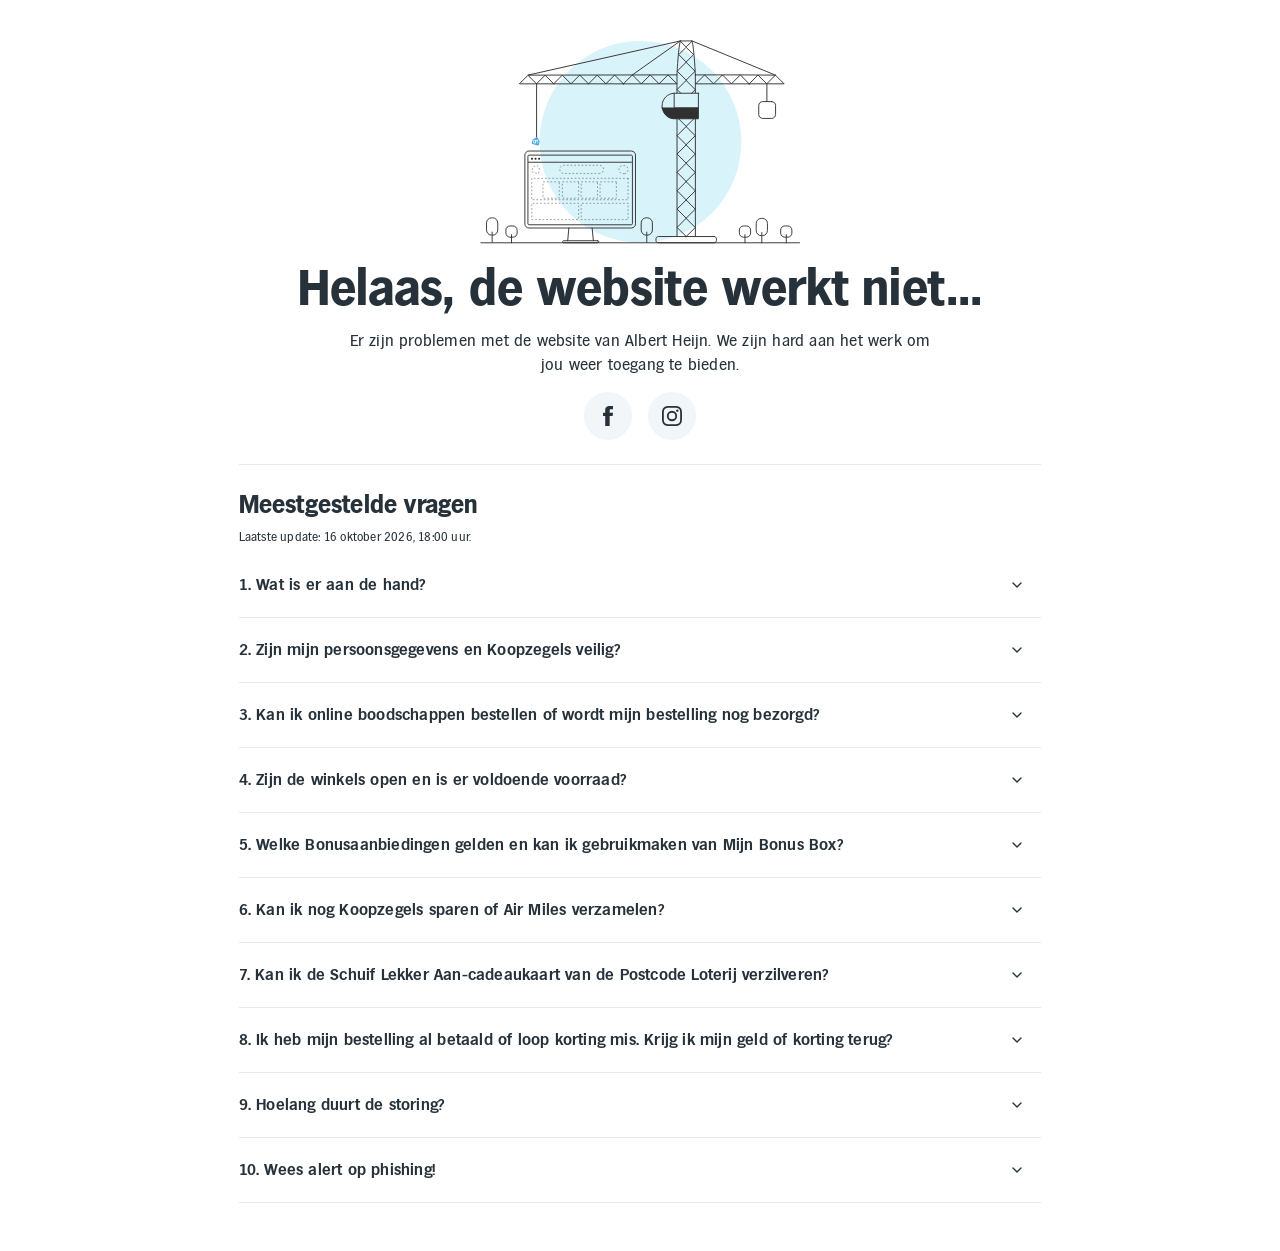
<file: Storing - Albert Heijn.html>
﻿<!DOCTYPE html><html lang="nl"><head>
<link rel="icon" data-savepage-href="https://www.ah.nl/favicon.ico" href="[data-uri]">
    <meta charset="UTF-8">
    <meta name="robots" content="noindex">
    <meta name="viewport" content="width=device-width, initial-scale=1.0">
    <meta name="color-scheme" content="light">
    <meta name="description" content="AH.nl is momenteel niet beschikbaar. Probeer het later nog eens.">
    <title>Storing - Albert Heijn</title>
    <style>
        @font-face {
            font-family: 'Hamburg Serial';
            src: /*savepage-url=https://static.ah.nl/ah-static/fonts/hamburg-ah-regular.woff2*/ url([data-uri]) format('woff2'),
                 /*savepage-url=https://static.ah.nl/ah-static/fonts/hamburg-ah-regular.woff*/ url([data-uri]) format('woff');
            font-weight: 400;
            font-style: normal;
            /*savepage-font-display=swap*/
        }

        @font-face {
            font-family: 'Hamburg Serial';
            src: /*savepage-url=https://static.ah.nl/ah-static/fonts/hamburg-ah-demibold.woff2*/ url([data-uri]) format('woff2'),
                 /*savepage-url=https://static.ah.nl/ah-static/fonts/hamburg-ah-demibold.woff*/ url([data-uri]) format('woff');
            font-weight: 700;
            font-style: normal;
            /*savepage-font-display=swap*/
        }

        @font-face {
            font-family: 'Hamburg Serial';
            src: /*savepage-url=https://static.ah.nl/ah-static/fonts/hamburg-ah-bold.woff2*/ url([data-uri]) format('woff2'),
                 /*savepage-url=https://static.ah.nl/ah-static/fonts/hamburg-ah-bold.woff*/ url([data-uri]) format('woff');
            font-weight: 800;
            font-style: normal;
            /*savepage-font-display=swap*/
        }

        :root {
            color-scheme: light;
            /* Pantry semantic colors, light theme. */
            --foreground-primary: #26313a;
            --foreground-tertiary: #e6e9ed;
            --background-primary: #ffffff;
            --background-secondary: #f3f6f8;
            --background-secondary-hover: #e6e9ed;
            --focus-inner: #ffffff;
            --focus-outer: #000000;
            /* Pantry spacing scale and responsive grid. */
            --space-1: 0.25rem;
            --space-2: 0.5rem;
            --space-3: 0.75rem;
            --space-4: 1rem;
            --space-5: 1.25rem;
            --space-6: 1.5rem;
            --space-8: 2rem;
            --space-10: 2.5rem;
            --space-12: 3rem;
            --space-16: 4rem;
            --page-margin: var(--space-4);
            --grid-gutter: var(--space-4);
            --grid-max: 80.25rem;
        }

        *,
        *::before,
        *::after {
            box-sizing: border-box;
        }

        html {
            -webkit-text-size-adjust: 100%;
            text-size-adjust: 100%;
        }

        body {
            margin: 0;
            background: var(--background-primary);
            color: var(--foreground-primary);
            -webkit-text-fill-color: var(--foreground-primary);
            font-family: 'Hamburg Serial', Arial, Helvetica, sans-serif;
            font-size: 1rem;
            font-weight: 400;
            line-height: 1.5rem;
            letter-spacing: 0.2px;
        }

        a,
        a:visited,
        a[x-apple-data-detectors],
        summary {
            color: var(--foreground-primary);
            -webkit-text-fill-color: var(--foreground-primary);
        }

        a {
            text-underline-offset: 0.2em;
        }

        p,
        h1,
        h2,
        h3 {
            margin: 0;
            overflow-wrap: break-word;
        }

        .page {
            width: calc(100% - var(--page-margin) - var(--page-margin));
            max-width: var(--grid-max);
            margin-inline: auto;
            padding-block: var(--space-6) var(--space-8);
        }

        .content {
            width: 100%;
            margin-inline: auto;
        }

        .hero {
            display: flex;
            flex-direction: column;
            align-items: center;
            gap: var(--space-4);
            text-align: center;
        }

        .illustration {
            display: block;
            width: 15rem;
            max-width: 100%;
            height: auto;
        }

        .hero-copy {
            display: grid;
            gap: var(--space-3);
            width: 100%;
        }

        .page-title,
        .description {
            width: 100%;
            max-width: none;
        }

        .page-title {
            font-size: 2rem;
            line-height: 2.5rem;
            font-weight: 800;
            letter-spacing: 0.1px;
        }

        .description {
            font-size: 1rem;
            line-height: 1.5rem;
            font-weight: 400;
        }

        .socials {
            display: flex;
            justify-content: center;
            gap: var(--space-4);
            padding: 0;
            margin: 0;
            list-style: none;
        }

        .socials a {
            display: flex;
            align-items: center;
            justify-content: center;
            width: var(--space-12);
            height: var(--space-12);
            border-radius: 50%;
            background: var(--background-secondary);
            text-decoration: none;
        }

        .socials svg {
            display: block;
            width: var(--space-6);
            height: var(--space-6);
            fill: currentColor;
        }

        .divider {
            width: 100%;
            height: 1px;
            padding: 0;
            border: 0;
            margin: var(--space-6) 0;
            background: var(--foreground-tertiary);
        }

        .faq {
            width: 100%;
        }

        .faq-header {
            display: grid;
            gap: var(--space-2);
            margin-bottom: var(--space-2);
        }

        .section-title {
            font-size: 1.25rem;
            line-height: 1.75rem;
            font-weight: 800;
            letter-spacing: 0.2px;
        }

        .updated-at {
            font-size: 0.75rem;
            line-height: 1rem;
            font-weight: 400;
            letter-spacing: 0.2px;
        }

        .faq-item {
            border-bottom: 1px solid var(--foreground-tertiary);
        }

        .faq-trigger {
            display: block;
            min-height: var(--space-16);
            padding: var(--space-5) var(--space-4) var(--space-5) 0;
            cursor: pointer;
            list-style: none;
            -webkit-appearance: none;
            appearance: none;
        }

        .faq-trigger::-webkit-details-marker {
            display: none;
        }

        .faq-trigger::marker {
            content: '';
        }

        .faq-question {
            display: flex;
            align-items: center;
            justify-content: space-between;
            gap: var(--space-4);
            font-size: 1rem;
            line-height: 1.5rem;
            font-weight: 700;
            letter-spacing: 0.2px;
        }

        .faq-question > span {
            min-width: 0;
        }

        .faq-icon {
            flex: 0 0 1rem;
            width: 1rem;
            height: 1rem;
            transition: transform 160ms ease-out;
        }

        .faq-item[open] .faq-icon {
            transform: rotate(180deg);
        }

        .faq-answer {
            padding: 0 0 var(--space-4);
        }

        .faq-answer p + p {
            margin-top: var(--space-2);
        }

        .faq-link {
            font: inherit;
            text-decoration: underline;
            text-decoration-thickness: 1px;
        }

        .socials a:focus-visible,
        .faq-link:focus-visible,
        .faq-trigger:focus-visible {
            outline: 2px solid var(--focus-outer);
            outline-offset: 2px;
            box-shadow: 0 0 0 2px var(--focus-inner);
        }

        @media (hover: hover) {
            .socials a:hover {
                background: var(--background-secondary-hover);
            }

            .faq-trigger:hover {
                background: var(--background-secondary);
            }

            .faq-link:hover {
                text-decoration-thickness: 2px;
            }
        }

        /* Pantry M: 700-999px, 12 columns, 32px margins, 24px gutters. */
        @media (min-width: 700px) {
            :root {
                --page-margin: var(--space-8);
                --grid-gutter: var(--space-6);
            }

            .page {
                padding-block: var(--space-8) var(--space-12);
            }

            .illustration {
                width: 17.5rem;
            }

            .page-title {
                font-size: 2.5rem;
                line-height: 3rem;
            }

            .section-title {
                font-size: 1.5rem;
                line-height: 2rem;
            }

        }

        /* Pantry L/XL: an eight-column content region within the 12-column grid. */
        @media (min-width: 1000px) {
            .content {
                width: calc((100% - var(--grid-gutter) * 11) / 12 * 8 + var(--grid-gutter) * 7);
            }

            .description {
                width: 75%;
                margin-inline: auto;
            }

            .page {
                padding-top: var(--space-10);
            }

            .illustration {
                width: 20rem;
            }

            .page-title {
                font-size: 3rem;
                line-height: 3.5rem;
            }
        }

        @media (prefers-reduced-motion: reduce) {
            .faq-icon {
                transition: none;
            }
        }
    </style>
<script data-savepage-type="" type="text/plain"></script><script data-savepage-type="text/javascript" type="text/plain" data-savepage-src="https://www.ah.nl/akam/13/750ea735" defer=""></script>
<style id="savepage-cssvariables">
  :root {
  }
</style>
<script id="savepage-shadowloader" type="text/javascript">
  "use strict";
  window.addEventListener("DOMContentLoaded",
  function(event) {
    savepage_ShadowLoader(5);
  },false);
  function savepage_ShadowLoader(c){createShadowDOMs(0,document.documentElement);function createShadowDOMs(a,b){var i;if(b.localName=="iframe"||b.localName=="frame"){if(a<c){try{if(b.contentDocument.documentElement!=null){createShadowDOMs(a+1,b.contentDocument.documentElement)}}catch(e){}}}else{if(b.children.length>=1&&b.children[0].localName=="template"&&b.children[0].hasAttribute("data-savepage-shadowroot")){b.attachShadow({mode:"open"}).appendChild(b.children[0].content);b.removeChild(b.children[0]);for(i=0;i<b.shadowRoot.children.length;i++)if(b.shadowRoot.children[i]!=null)createShadowDOMs(a,b.shadowRoot.children[i])}for(i=0;i<b.children.length;i++)if(b.children[i]!=null)createShadowDOMs(a,b.children[i])}}}
</script>
<meta name="savepage-url" content="https://www.ah.nl/">
<meta name="savepage-title" content="Storing - Albert Heijn">
<meta name="savepage-pubdate" content="Unknown">
<meta name="savepage-from" content="https://www.ah.nl/">
<meta name="savepage-date" content="Sun Oct 18 2026 11:41:44 GMT+0200 (Central European Summer Time)">
<meta name="savepage-state" content="Standard Items; Retain cross-origin frames; Merge CSS images; Remove unsaved URLs; Load lazy images in existing content; Max frame depth = 5; Max resource size = 50MB; Max resource time = 10s;">
<meta name="savepage-version" content="28.11">
<meta name="savepage-comments" content="">
  </head>
<body>
    <main class="page">
        <div class="content">
            <header class="hero">
                <svg class="illustration" width="344" height="219" aria-hidden="true" focusable="false" fill="none" xmlns="http://www.w3.org/2000/svg" viewBox="0 0 344 219">
            <circle cx="172.5" cy="109.5" r="108.5" fill="#D9F3FB"></circle>
            <path d="M1 218h342.487" stroke="#303030" stroke-linecap="round" stroke-linejoin="round"></path>
            <path d="M302.937 218v-10.96" stroke="#303030" stroke-miterlimit="10" stroke-linecap="round"></path>
            <path d="M303.485 191.697h-1.096c-3.026 0-5.48 2.453-5.48 5.48v7.671c0 3.027 2.454 5.48 5.48 5.48h1.096c3.026 0 5.48-2.453 5.48-5.48v-7.671c0-3.027-2.454-5.48-5.48-5.48Z" stroke="#303030" stroke-miterlimit="10"></path>
            <path d="M179.289 217.452v-10.96" stroke="#303030" stroke-miterlimit="10" stroke-linecap="round"></path>
            <path d="M179.836 191.149h-1.095c-3.027 0-5.48 2.453-5.48 5.48v7.671c0 3.027 2.453 5.48 5.48 5.48h1.095c3.027 0 5.48-2.453 5.48-5.48v-7.671c0-3.027-2.453-5.48-5.48-5.48Z" stroke="#303030" stroke-miterlimit="10"></path>
            <path d="M13.0566 217.452v-10.96" stroke="#303030" stroke-miterlimit="10" stroke-linecap="round"></path>
            <path d="M13.6041 191.149h-1.096c-3.0264 0-5.4798 2.453-5.4798 5.48v7.671c0 3.027 2.4534 5.48 5.4798 5.48h1.096c3.0264 0 5.4798-2.453 5.4798-5.48v-7.671c0-3.027-2.4534-5.48-5.4798-5.48Z" stroke="#303030" stroke-miterlimit="10"></path>
            <path d="M33.8789 218v-8.768" stroke="#303030" stroke-miterlimit="10" stroke-linecap="round"></path>
            <path d="M35.5004 199.917h-3.2441c-2.4332 0-4.4057 1.972-4.4057 4.405v3.244c0 2.434 1.9725 4.406 4.4057 4.406h3.2441c2.4332 0 4.4057-1.972 4.4057-4.406v-3.244c0-2.433-1.9725-4.405-4.4057-4.405Z" stroke="#303030" stroke-miterlimit="10"></path>
            <path d="M284.854 218v-8.768" stroke="#303030" stroke-miterlimit="10" stroke-linecap="round"></path>
            <path d="M286.475 199.917h-3.244c-2.433 0-4.406 1.972-4.406 4.405v3.244c0 2.434 1.973 4.406 4.406 4.406h3.244c2.433 0 4.406-1.972 4.406-4.406v-3.244c0-2.433-1.973-4.405-4.406-4.405Z" stroke="#303030" stroke-miterlimit="10"></path>
            <path d="M329.24 218v-8.768" stroke="#303030" stroke-miterlimit="10" stroke-linecap="round"></path>
            <path d="M330.862 199.917h-3.244c-2.434 0-4.406 1.972-4.406 4.405v3.244c0 2.434 1.972 4.406 4.406 4.406h3.244c2.433 0 4.405-1.972 4.405-4.406v-3.244c0-2.433-1.972-4.405-4.405-4.405ZM162.758 119.364H52.6143c-2.4211 0-4.3838 1.962-4.3838 4.383v73.978c0 2.421 1.9627 4.384 4.3838 4.384H162.758c2.421 0 4.384-1.963 4.384-4.384v-73.978c0-2.421-1.963-4.383-4.384-4.383Z" stroke="#303030" stroke-miterlimit="10"></path>
            <path d="M162.72 123.747H52.6529c-.6265 0-1.1343.508-1.1343 1.135v72.624c0 .626.5078 1.134 1.1343 1.134H162.72c.627 0 1.134-.508 1.134-1.134v-72.624c0-.627-.507-1.135-1.134-1.135Z" stroke="#303030" stroke-miterlimit="10"></path>
            <path d="m95.5375 202.109-1.2768 13.699M120.563 202.109l1.277 13.699M126.591 215.808H89.8762c-.6052 0-1.0959.491-1.0959 1.096 0 .605.4907 1.096 1.0959 1.096h36.7148c.605 0 1.096-.491 1.096-1.096 0-.605-.491-1.096-1.096-1.096Z" stroke="#303030" stroke-linecap="round" stroke-linejoin="round"></path>
            <path d="M55.9026 128.679c.6053 0 1.096-.49 1.096-1.096 0-.605-.4907-1.096-1.096-1.096-.6053 0-1.096.491-1.096 1.096 0 .606.4907 1.096 1.096 1.096ZM59.7385 128.679c.6053 0 1.096-.49 1.096-1.096 0-.605-.4907-1.096-1.096-1.096-.6052 0-1.0959.491-1.0959 1.096 0 .606.4907 1.096 1.0959 1.096ZM63.5735 128.679c.6053 0 1.096-.49 1.096-1.096 0-.605-.4907-1.096-1.096-1.096-.6053 0-1.096.491-1.096 1.096 0 .606.4907 1.096 1.096 1.096Z" fill="#303030"></path>
            <path d="M51.5186 131.419H163.306" stroke="#303030" stroke-miterlimit="10"></path>
            <path d="M128.509 143.475H90.1504a4.3835 4.3835 0 0 1-4.3838-4.384 4.3835 4.3835 0 0 1 4.3838-4.384h38.3586a4.384 4.384 0 1 1 0 8.768Z" stroke="#303030" stroke-width=".5" stroke-linecap="round" stroke-linejoin="round" stroke-dasharray="0.99 2.97"></path>
            <path d="M154.813 143.749h-1.096a4.384 4.384 0 1 1 0-8.768h1.096a4.384 4.384 0 1 1 0 8.768Z" stroke="#303030" stroke-width=".5" stroke-linecap="round" stroke-linejoin="round" stroke-dasharray="0.97 2.9"></path>
            <path d="M159.196 148.681H55.6279v23.015H159.196v-23.015ZM106.042 175.532H55.6279v17.535h50.4141v-17.535Z" stroke="#303030" stroke-width=".5" stroke-linecap="round" stroke-linejoin="round" stroke-dasharray="1 3"></path>
            <path d="M85.2189 152.516H67.6836v17.536h17.5353v-17.536ZM106.042 152.516H88.5068v17.536h17.5352v-17.536ZM126.318 152.516h-17.536v17.536h17.536v-17.536ZM146.593 152.516h-17.535v17.536h17.535v-17.536ZM159.196 175.532h-50.414v17.535h50.414v-17.535Z" stroke="#303030" stroke-width=".5" stroke-linecap="round" stroke-linejoin="round" stroke-dasharray="1 3"></path>
            <path d="m64.017 138.899-2.0768-3.88a.8093.8093 0 0 0-.4789-.393.8084.8084 0 0 0-.6171.059l-3.803 2.126a.9074.9074 0 0 0-.4055.51l-1.0193 3.551a.8118.8118 0 0 0 .0698.611.8123.8123 0 0 0 .4782.386l5.9894 1.71a.7854.7854 0 0 0 .6028-.069.787.787 0 0 0 .2345-.202.7791.7791 0 0 0 .1382-.277l.9918-3.485a.9036.9036 0 0 0-.0712-.652l-.0329.005Z" stroke="#303030" stroke-width=".5" stroke-linecap="round" stroke-linejoin="bevel" stroke-dasharray="0.96 2.89"></path>
            <path d="M251.673 211.26h-60.015c-1.371 0-2.482 1.111-2.482 2.482v1.776c0 1.371 1.111 2.482 2.482 2.482h60.015c1.371 0 2.482-1.111 2.482-2.482v-1.776c0-1.371-1.111-2.482-2.482-2.482ZM154.188 47.1234l9.589-9.5841 9.584 9.5841 9.606-9.606 9.519 9.606 9.611-9.6115 9.623 9.6225-57.532-.011ZM154.187 47.1234l-9.442-9.4416-9.398 9.3978-9.321-9.3211-9.354 9.3485 37.515.0164ZM116.646 47.1344l-9.442-9.4471-9.4035 9.4033-9.3156-9.3211-9.354 9.3485 37.5151.0164Z" stroke="#303030" stroke-linecap="round" stroke-linejoin="round"></path>
            <path d="m79.2948 47.1344-9.2938-9.2992-9.2608 9.2554-9.1787-9.1787-9.206 9.2061 36.9393.0164Z" stroke="#303030" stroke-linecap="round" stroke-linejoin="round"></path>
            <path d="M195.878 73.0648c.959 6.5757 6.356 11.6116 12.861 11.6116h26.029V73.0648h-38.89Z" fill="#303030" stroke="#303030" stroke-linecap="round" stroke-linejoin="round"></path>
            <path d="M195.877 73.0648a14.0542 14.0542 0 0 1-.153-2.1098c0-7.573 5.825-13.6995 13.014-13.6995" stroke="#303030" stroke-linecap="round" stroke-linejoin="round"></path>
            <path d="M234.767 57.239h-26.029v15.8257h26.029V57.239ZM231.534 211.019V84.6764M211.796 211.019V84.6764M221.622 211.26l-9.776-9.776 9.737-9.738 9.853 9.853-9.814 9.661ZM221.622 191.527l-9.776-9.776 9.737-9.738 9.853 9.853-9.814 9.661ZM221.622 171.794l-9.776-9.781 9.737-9.738 9.853 9.858-9.814 9.661ZM221.622 152.062l-9.776-9.782 9.737-9.737 9.853 9.858-9.814 9.661ZM221.622 132.323l-9.776-9.776 9.737-9.737 9.853 9.852-9.814 9.661ZM221.622 112.591l-9.776-9.776 9.737-9.7379 9.853 9.8529-9.814 9.661Z" stroke="#303030" stroke-linecap="round" stroke-linejoin="round"></path>
            <path d="m227.491 57.2392 3.945-3.8852-9.699-9.6993-.154-.1534-.115.1041-9.622 9.628 4 4.0058M221.622 92.8578l-9.776-9.7815 9.737-9.7321 9.853 9.8527-9.814 9.6609ZM221.627 43.1123l-9.611-9.6115 9.567-9.5678 9.683 9.6828-9.639 9.4965ZM221.627 23.6261l-7.93-7.9293 7.897-7.8909 7.989 7.9896-7.956 7.8306ZM227.979 1.2631l-6.351 6.2415-6.308-6.3127M231.507 37.5065v19.1409M211.769 56.6474V37.5065M289.412 47.1234l-9.584-9.5841-9.59 9.5841-9.6-9.606-9.524 9.606-9.612-9.6115-9.622 9.6225 57.532-.011Z" stroke="#303030" stroke-linecap="round" stroke-linejoin="round"></path>
            <path d="m317.579 37.7585-37.751-.2466H231.59" stroke="#303030" stroke-linecap="round" stroke-linejoin="round"></path>
            <path d="m289.411 47.1234 9.442-9.4416 9.403 9.3978 9.321-9.3211 9.349 9.3485-37.515.0164ZM231.507 37.5064S230.317 9.7677 227.912 1h-12.543c-2.412 8.7403-3.601 36.5064-3.601 36.5064l-67.023.1151-93.3319.1589L215.369 1" stroke="#303030" stroke-linecap="round" stroke-linejoin="round"></path>
            <path d="M308.416 47.5782v18.0833M313.556 66.2096h-9.732c-2.306 0-4.176 1.8695-4.176 4.1756v9.7322c0 2.3061 1.87 4.1756 4.176 4.1756h9.732c2.306 0 4.176-1.8695 4.176-4.1756v-9.7322c0-2.3061-1.87-4.1756-4.176-4.1756Z" stroke="#303030" stroke-miterlimit="10" stroke-linecap="round"></path>
            <path d="M317.578 37.7585 227.912 1M215.37 1l-51.593 36.5393" stroke="#303030" stroke-linecap="round" stroke-linejoin="round"></path>
            <path d="M60.8223 104.524V47.0796" stroke="#303030" stroke-miterlimit="10" stroke-linecap="round"></path>
            <path fill-rule="evenodd" clip-rule="evenodd" d="m64.0178 108.738-2.0768-3.879a.8132.8132 0 0 0-.4795-.392.8158.8158 0 0 0-.6165.057l-3.803 2.126a.9078.9078 0 0 0-.4055.51l-1.0192 3.556a.8063.8063 0 0 0 .0701.609.8046.8046 0 0 0 .4778.383l5.9895 1.71a.7854.7854 0 0 0 .6027-.069.7857.7857 0 0 0 .3727-.479l.9918-3.485a.9053.9053 0 0 0-.1041-.647Z" fill="#45AAE2"></path>
            <path fill-rule="evenodd" clip-rule="evenodd" d="M60.319 106.694v1.606l.0767-.11c.3179-.449.6247-.871 1.1672-.871.2636 0 .5164.104.7033.29a.9977.9977 0 0 1 .2941.702V111.204h-.7344v-2.74c0-.378-.3013-.378-.3068-.378-.2466 0-.696.614-1.1946 1.293v1.825h-.7343v-.844s-.4877.844-1.211.844c-.8275 0-1.096-.548-1.096-1.907s.1808-1.973 1.0631-1.973c.674 0 1.2494.97 1.2494.97v-.613l.7233-.987Zm-1.9782 1.392c-.3343 0-.3672.356-.3617 1.206.0055.849.0439 1.189.3617 1.189.4329 0 1.096-1.096 1.096-1.096s-.6576-1.299-1.096-1.299Z" fill="#fff"></path>
        </svg>
                <div class="hero-copy">
                    <h1 class="page-title">Helaas, de website werkt niet...</h1>
                    <p class="description">Er zijn problemen met de website van Albert Heijn. We zijn hard aan het werk om jou weer toegang te bieden.</p>
                </div>
                <ul class="socials">
            <li>
                <a id="social-facebook" href="https://www.facebook.com/albertheijn" aria-label="Albert Heijn op Facebook" target="_blank" rel="noreferrer noopener">
                    <svg aria-hidden="true" focusable="false" xmlns="http://www.w3.org/2000/svg" viewBox="0 0 24 24" width="24" height="24">
                        <path d="M13.653 6.722c0-.9.093-1.378 1.476-1.378h1.849V2h-2.959c-3.552 0-4.804 1.667-4.804 4.489v2.167H7V12h2.215v10h4.433V12h2.96L17 8.656h-3.352l.005-1.934z"></path>
                    </svg>
                </a>
            </li>
            <li>
                <a id="social-instagram" href="https://www.instagram.com/albertheijn" aria-label="Albert Heijn op Instagram" target="_blank" rel="noreferrer noopener">
                    <svg aria-hidden="true" focusable="false" xmlns="http://www.w3.org/2000/svg" viewBox="0 0 24 24" width="24" height="24">
                        <path fill-rule="evenodd" clip-rule="evenodd" d="M6.865 12a5.135 5.135 0 1 1 10.27 0 5.135 5.135 0 0 1-10.27 0zM12 15.333a3.333 3.333 0 1 1 0-6.666 3.333 3.333 0 0 1 0 6.666zm6.539-8.671a1.2 1.2 0 1 1-2.4 0 1.2 1.2 0 0 1 2.4 0zM7.877 2.06c-1.064.049-1.791.218-2.427.465a4.902 4.902 0 0 0-1.771 1.153A4.902 4.902 0 0 0 2.525 5.45c-.247.636-.416 1.363-.465 2.427C2.012 8.944 2 9.284 2 12s.012 3.056.06 4.123c.049 1.064.218 1.791.465 2.427a4.903 4.903 0 0 0 1.154 1.772 4.92 4.92 0 0 0 1.77 1.153c.637.247 1.364.416 2.428.465 1.067.048 1.407.06 4.123.06s3.057-.012 4.123-.06c1.064-.049 1.791-.218 2.427-.465a5.113 5.113 0 0 0 2.925-2.925c.247-.636.416-1.363.465-2.427.048-1.067.06-1.407.06-4.123s-.012-3.056-.06-4.123c-.049-1.064-.218-1.791-.465-2.427a4.902 4.902 0 0 0-1.153-1.772 4.902 4.902 0 0 0-1.772-1.153c-.636-.247-1.363-.416-2.427-.465C15.056 2.012 14.716 2 12 2s-3.056.012-4.123.06zm8.164 1.8c.975.045 1.504.208 1.857.344.434.16.827.416 1.15.749a3.1 3.1 0 0 1 .748 1.15c.137.352.3.881.344 1.856.048 1.055.058 1.37.058 4.041 0 2.67-.01 2.986-.058 4.041-.044.975-.207 1.505-.344 1.857a3.311 3.311 0 0 1-1.898 1.898c-.353.137-.882.3-1.857.344-1.054.048-1.37.058-4.041.058-2.67 0-2.986-.01-4.04-.058-.976-.044-1.505-.207-1.858-.344a3.098 3.098 0 0 1-1.15-.748 3.099 3.099 0 0 1-.748-1.15c-.137-.352-.3-.882-.344-1.857-.048-1.054-.058-1.37-.058-4.04 0-2.671.01-2.987.058-4.042.045-.975.207-1.504.344-1.857.16-.434.416-.827.749-1.15a3.098 3.098 0 0 1 1.15-.748c.352-.137.881-.3 1.856-.344 1.055-.048 1.37-.058 4.041-.058 2.67 0 2.986.01 4.041.058z">
                        </path>
                    </svg>
                </a>
            </li>
        </ul>
            </header>

            <hr class="divider">

            <section class="faq" aria-labelledby="faq-title">
                <div class="faq-header">
                    <h2 class="section-title" id="faq-title">Meestgestelde vragen</h2>
                    <p class="updated-at">Laatste update: 16 oktober 2026, 18:00 uur.</p>
                </div>
            <details class="faq-item" id="faq-1">
                <summary class="faq-trigger">
                    <h3 class="faq-question" id="faq-question-1">
                        <span><span class="faq-number">1.</span> Wat is er aan de hand?</span>
                        <svg class="faq-icon" aria-hidden="true" focusable="false" width="16" height="16" viewBox="0 0 24 24"><path d="m6 9 6 6 6-6" fill="none" stroke="currentColor" stroke-width="2" stroke-linecap="round" stroke-linejoin="round"></path></svg>
                    </h3>
                </summary>
                <div class="faq-answer" role="region" aria-labelledby="faq-question-1">
                    <p>Sinds zondagmiddag heeft Albert Heijn te maken met een cybersecurity-incident. We hebben direct maatregelen genomen om onze IT-omgeving te beschermen. Uit voorzorg hebben we daarom een aantal systemen tijdelijk uitgeschakeld. Hierdoor zijn onze website, app en klantenservice momenteel niet beschikbaar. We begrijpen dat dit vervelend is en bieden hiervoor onze oprechte excuses aan.</p>
                    <p>Binnen onze organisatie wordt hard gewerkt aan het zorgvuldig en veilig herstellen van onze systemen, het bevoorraden van onze winkels en het zo goed mogelijk helpen van onze klanten. Inmiddels zijn we begonnen met het opnieuw opstarten van bepaalde systemen. Daarbij staat de veiligheid voorop, zodat we onze dienstverlening en de bevoorrading van onze winkels zo snel mogelijk volledig kunnen herstellen.</p>
                    <p>Zodra onze klantenservice weer bereikbaar is, staan onze medewerkers klaar om je te helpen.</p>
                </div>
            </details>
            <details class="faq-item" id="faq-2">
                <summary class="faq-trigger">
                    <h3 class="faq-question" id="faq-question-2">
                        <span><span class="faq-number">2.</span> Zijn mijn persoonsgegevens en Koopzegels veilig?</span>
                        <svg class="faq-icon" aria-hidden="true" focusable="false" width="16" height="16" viewBox="0 0 24 24"><path d="m6 9 6 6 6-6" fill="none" stroke="currentColor" stroke-width="2" stroke-linecap="round" stroke-linejoin="round"></path></svg>
                    </h3>
                </summary>
                <div class="faq-answer" role="region" aria-labelledby="faq-question-2">
                    <p>Het onderzoek naar de aard en oorzaak van het cybersecurity incident loopt nog. Op dit moment zijn er geen aanwijzingen dat gegevens van klanten of collega’s zijn betrokken bij het incident.</p>
                    <p>Jullie opgebouwde Koopzegeltegoed blijft behouden. We vragen je alle bonnetjes goed te bewaren, zodat je jouw Koopzegels op een later moment alsnog kan kopen in de winkel. Dit geldt ook voor de 10% korting die klanten met AH Premium ontvangen op producten uit het bio- en AH Terra-assortiment.</p>
                </div>
            </details>
            <details class="faq-item" id="faq-3">
                <summary class="faq-trigger">
                    <h3 class="faq-question" id="faq-question-3">
                        <span><span class="faq-number">3.</span> Kan ik online boodschappen bestellen of wordt mijn bestelling nog bezorgd?</span>
                        <svg class="faq-icon" aria-hidden="true" focusable="false" width="16" height="16" viewBox="0 0 24 24"><path d="m6 9 6 6 6-6" fill="none" stroke="currentColor" stroke-width="2" stroke-linecap="round" stroke-linejoin="round"></path></svg>
                    </h3>
                </summary>
                <div class="faq-answer" role="region" aria-labelledby="faq-question-3">
                    <p>We hebben helaas alle online bestelde boodschappen in ieder geval tot en met dinsdag 20 oktober moeten annuleren. Het is op dit moment ook nog niet mogelijk om nieuwe bestellingen te plaatsen. Als je al voor jouw bestelling betaald hebt, wordt het gecompenseerd zodra onze systemen weer werken. We doen er alles aan om vanaf de tweede helft van de week je boodschappen weer thuis te bezorgen zoals je van ons gewend bent.</p>
                    <p>Zodra er nieuwe updates zijn delen we dit gelijk met je.</p>
                </div>
            </details>
            <details class="faq-item" id="faq-4">
                <summary class="faq-trigger">
                    <h3 class="faq-question" id="faq-question-4">
                        <span><span class="faq-number">4.</span> Zijn de winkels open en is er voldoende voorraad?</span>
                        <svg class="faq-icon" aria-hidden="true" focusable="false" width="16" height="16" viewBox="0 0 24 24"><path d="m6 9 6 6 6-6" fill="none" stroke="currentColor" stroke-width="2" stroke-linecap="round" stroke-linejoin="round"></path></svg>
                    </h3>
                </summary>
                <div class="faq-answer" role="region" aria-labelledby="faq-question-4">
                    <p>Onze winkels worden weer volledig en meerdere keren per dag bevoorraad. Dit leidt landelijk tot gevulde schappen. Jullie hebben weer de ruime keuze die jullie van ons gewend zijn, van vers brood, groente en fruit tot zuivel, vlees en houdbare producten.</p>
                </div>
            </details>
            <details class="faq-item" id="faq-5">
                <summary class="faq-trigger">
                    <h3 class="faq-question" id="faq-question-5">
                        <span><span class="faq-number">5.</span> Welke Bonusaanbiedingen gelden en kan ik gebruikmaken van Mijn Bonus Box?</span>
                        <svg class="faq-icon" aria-hidden="true" focusable="false" width="16" height="16" viewBox="0 0 24 24"><path d="m6 9 6 6 6-6" fill="none" stroke="currentColor" stroke-width="2" stroke-linecap="round" stroke-linejoin="round"></path></svg>
                    </h3>
                </summary>
                <div class="faq-answer" role="region" aria-labelledby="faq-question-5">
                    <p>De landelijke Bonusaanbiedingen van deze week zijn gewoon geldig en worden bij de kassa verrekend. De <a class="faq-link" href="https://folder.ah.nl/bonus-week-42-2026/page/1">Bonusfolder van deze week</a> vind je online of fysiek in onze winkels, evenals de <a class="faq-link" href="https://folder.ah.nl/bonus-week-43-2026/page/1">Bonusfolder van volgende week</a>.</p>
                    <p>De actuele Bonusprijzen zijn nog niet zichtbaar op de digitale schapkaartjes. Je ziet daardoor mogelijk nog niet welke korting geldt, maar de geldende Bonuskortingen worden bij de kassa toegepast.</p>
                    <p>Het is momenteel helaas niet mogelijk om gebruik te maken van persoonlijke kortingen, waaronder de aanbiedingen in Mijn Bonus Box. Dit geldt ook voor de 10% korting die AH Premium-klanten ontvangen op producten uit het biologische en Terra-assortiment. Ook is het tijdelijk niet mogelijk om zegels te sparen voor lopende spaaracties, zoals sparen voor pannen.</p>
                    <p>Bewaar je kassabon goed als je hierdoor korting of zegels misloopt. We informeren je later over hoe we hiermee omgaan en hoe eventuele compensatie wordt geregeld.</p>
                </div>
            </details>
            <details class="faq-item" id="faq-6" data-country="nl">
                <summary class="faq-trigger">
                    <h3 class="faq-question" id="faq-question-6">
                        <span><span class="faq-number">6.</span> Kan ik nog Koopzegels sparen of Air Miles verzamelen?</span>
                        <svg class="faq-icon" aria-hidden="true" focusable="false" width="16" height="16" viewBox="0 0 24 24"><path d="m6 9 6 6 6-6" fill="none" stroke="currentColor" stroke-width="2" stroke-linecap="round" stroke-linejoin="round"></path></svg>
                    </h3>
                </summary>
                <div class="faq-answer" role="region" aria-labelledby="faq-question-6">
                    <p>Op dit moment kun je helaas geen Koopzegels of Air Miles sparen of verzilveren. Ook andere spaaracties zoals pannen sparen zijn momenteel tijdelijk niet beschikbaar.</p>
                    <p>Bewaar daarom goed je kassabonnen. Zo kun je de Koopzegels die je tijdens deze periode misloopt, op een later moment alsnog in de winkel kopen. We delen meer informatie over hoe dit precies werkt zodra dat mogelijk is.</p>
                    <p>Goed om te weten: het opgebouwde Koopzegeltegoed blijft behouden.</p>
                </div>
            </details>
            <details class="faq-item" id="faq-7" data-country="nl">
                <summary class="faq-trigger">
                    <h3 class="faq-question" id="faq-question-7">
                        <span><span class="faq-number">7.</span> Kan ik de Schuif Lekker Aan-cadeaukaart van de Postcode Loterij verzilveren?</span>
                        <svg class="faq-icon" aria-hidden="true" focusable="false" width="16" height="16" viewBox="0 0 24 24"><path d="m6 9 6 6 6-6" fill="none" stroke="currentColor" stroke-width="2" stroke-linecap="round" stroke-linejoin="round"></path></svg>
                    </h3>
                </summary>
                <div class="faq-answer" role="region" aria-labelledby="faq-question-7">
                    <p>Op dit moment is het helaas niet mogelijk om de Schuif Lekker Aan-cadeaukaart van de Postcode Loterij te verzilveren.</p>
                    <p>Daarom is de campagne verlengd tot en met 25 oktober. Zo krijg je extra tijd om je cadeaukaart te gebruiken zodra verzilveren weer mogelijk is.</p>
                </div>
            </details>
            <details class="faq-item" id="faq-8">
                <summary class="faq-trigger">
                    <h3 class="faq-question" id="faq-question-8">
                        <span><span class="faq-number">8.</span> Ik heb mijn bestelling al betaald of loop korting mis. Krijg ik mijn geld of korting terug?</span>
                        <svg class="faq-icon" aria-hidden="true" focusable="false" width="16" height="16" viewBox="0 0 24 24"><path d="m6 9 6 6 6-6" fill="none" stroke="currentColor" stroke-width="2" stroke-linecap="round" stroke-linejoin="round"></path></svg>
                    </h3>
                </summary>
                <div class="faq-answer" role="region" aria-labelledby="faq-question-8">
                    <p>Klanten die al voor hun online boodschappenbestelling hebben betaald worden terugbetaald. Zodra onze systemen weer werken zullen we je hierover informeren.</p>
                    <p>Ook voor persoonlijke kortingen die je door het incident misloopt bekijken we hoe we dit kunnen compenseren. Bewaar daarom goed je kassabonnen.</p>
                    <p>Op dit moment kunnen we nog niet aangeven hoe en wanneer de terugbetalingen en eventuele compensaties worden verwerkt. Zodra hierover meer bekend is, delen we aanvullende informatie.</p>
                </div>
            </details>
            <details class="faq-item" id="faq-9">
                <summary class="faq-trigger">
                    <h3 class="faq-question" id="faq-question-9">
                        <span><span class="faq-number">9.</span> Hoelang duurt de storing?</span>
                        <svg class="faq-icon" aria-hidden="true" focusable="false" width="16" height="16" viewBox="0 0 24 24"><path d="m6 9 6 6 6-6" fill="none" stroke="currentColor" stroke-width="2" stroke-linecap="round" stroke-linejoin="round"></path></svg>
                    </h3>
                </summary>
                <div class="faq-answer" role="region" aria-labelledby="faq-question-9">
                    <p>We onderzoeken het cybersecurity-incident en werken hard aan het herstellen van onze diensten. Op dit moment kunnen we helaas nog niet aangeven wanneer onze website, app en overige digitale diensten weer beschikbaar zijn.</p>
                    <p>We begrijpen dat je graag wilt weten waar je aan toe bent. Zodra er meer duidelijkheid is, delen we een update.</p>
                </div>
            </details>
            <details class="faq-item" id="faq-10">
                <summary class="faq-trigger">
                    <h3 class="faq-question" id="faq-question-10">
                        <span><span class="faq-number">10.</span> Wees alert op phishing!</span>
                        <svg class="faq-icon" aria-hidden="true" focusable="false" width="16" height="16" viewBox="0 0 24 24"><path d="m6 9 6 6 6-6" fill="none" stroke="currentColor" stroke-width="2" stroke-linecap="round" stroke-linejoin="round"></path></svg>
                    </h3>
                </summary>
                <div class="faq-answer" role="region" aria-labelledby="faq-question-10">
                    <p>Helaas zien we in dit soort situaties vaker dat kwaadwillenden misbruik proberen te maken van de omstandigheden, bijvoorbeeld door zich via phishing voor te doen als medewerkers van een organisatie. Wees hier alert op! Je kunt het bericht rapporteren en verwijderen. Wij informeren onze klanten via onze social mediakanalen, onze winkels en ons mediastatement. Onze Bonuskaarthouders hebben op 15 oktober een mail ontvangen.</p>
                </div>
            </details>
            </section>
        </div>
    </main>
    <script data-savepage-type="" type="text/plain"></script>
    <script data-savepage-type="text/javascript" type="text/plain" data-savepage-src="/mj3tX6Qa_P21p/V52Sbt/xcmdX5jg/QGm5pr3OVE/L3IOeAMB/bzd-/dzZ3eVgU?v=1643304b-181c-f3e7-8f47-15787ca45f65" defer=""></script>
<noscript><img src="https://www.ah.nl/akam/13/pixel_750ea735?a=dD00MTMxOGI1NTY4OWNlODQ2YzMyYjE3NjYzZjY1NzFmYzY0NDk4NDVjJmpzPW9mZg==" style="visibility: hidden; position: absolute; left: -999px; top: -999px;" /></noscript><script data-savepage-type="text/javascript" type="text/plain" data-savepage-src="/R3mzhIumgcOmeXk8hXgSXPSB/2wrEcz1m/cCVWbENwKAI/Wk9XOk/E4ADcW?v=9a5f5bf6-f8fe-0191-5d8b-91065af15f65" defer=""></script>

</body></html>
</file>
